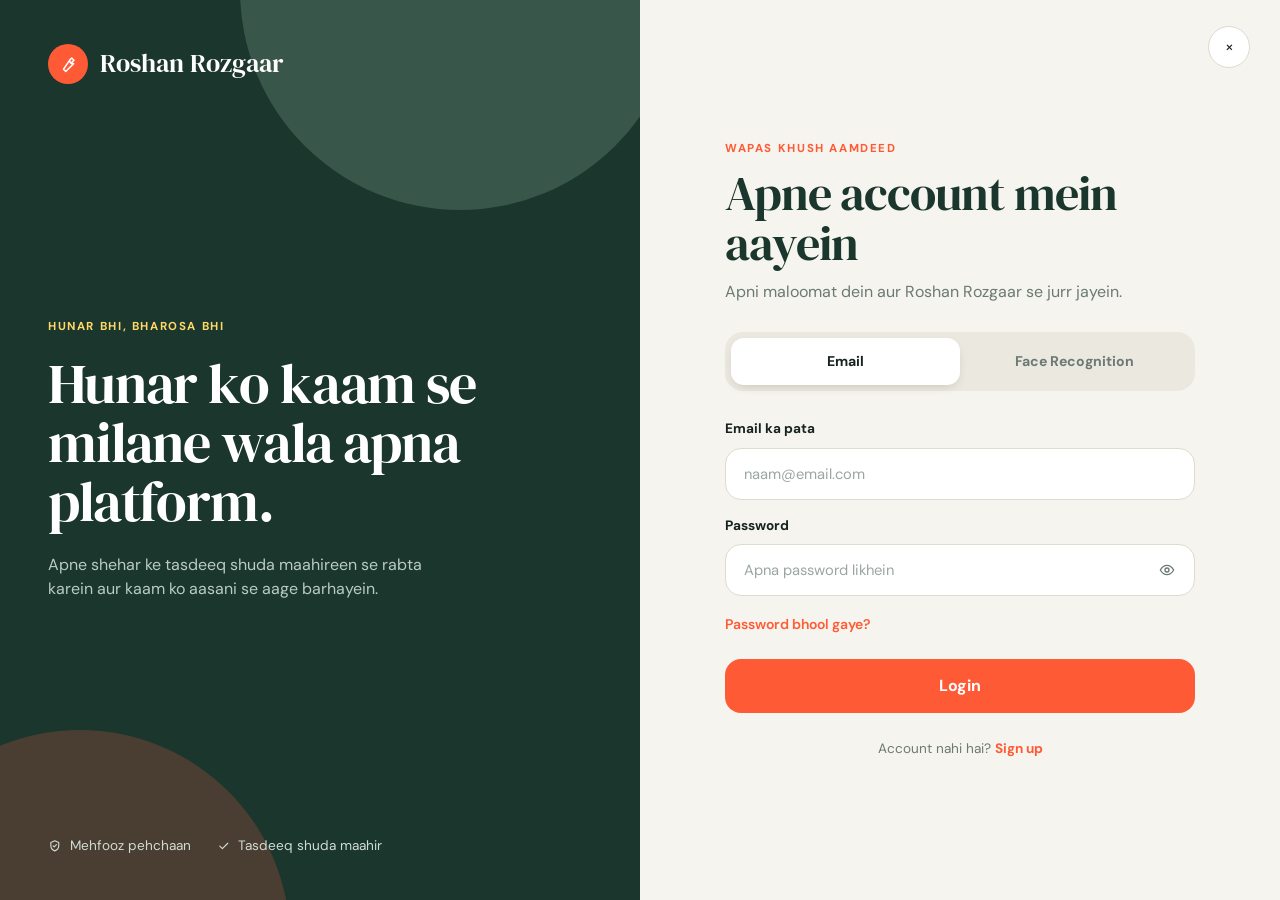
<file: login.html>
<!DOCTYPE html>
<html lang="en">
<head>
<meta charset="UTF-8">
<meta name="viewport" content="width=device-width, initial-scale=1">
<title>Apne account mein aayein – Roshan Rozgaar</title>
<link rel="preconnect" href="https://fonts.googleapis.com">
<link rel="preconnect" href="https://fonts.gstatic.com" crossorigin>
<link href="https://fonts.googleapis.com/css2?family=DM+Sans:wght@400;500;600;700&family=DM+Serif+Display&display=swap" rel="stylesheet">
<!-- Same stylesheet as the signup page -->
<link rel="stylesheet" href="signup.css">
<style>
  /* Only the new "Password bhool gaye?" link needs extra styling */
  .forgot{display:inline-block;margin:2px 0 18px;color:#ff5b35;font-weight:600;font-size:14px;text-decoration:none}
  .forgot:hover{text-decoration:underline}
  .forgot:focus-visible{outline:2px solid #ff5b35;outline-offset:3px;border-radius:4px}
</style>
</head>
<body>
<svg width="0" height="0" style="position:absolute" aria-hidden="true">
  <symbol id="i-tool" viewBox="0 0 24 24"><path d="M14.5 6.5a4 4 0 0 0 5 5L9 22l-3-3zM14.5 6.5 17 4l3 3-2.5 2.5"/></symbol>
  <symbol id="i-x" viewBox="0 0 24 24"><path d="M6 6l12 12M18 6 6 18"/></symbol>
  <symbol id="i-shield" viewBox="0 0 24 24"><path d="M12 3 5 6v6c0 4.5 3 7.5 7 9 4-1.5 7-4.5 7-9V6z"/><path d="m9 12 2 2 4-4"/></symbol>
  <symbol id="i-check" viewBox="0 0 24 24"><path d="m5 12.5 4.5 4.5L19 7.5"/></symbol>
  <symbol id="i-eye" viewBox="0 0 24 24"><path d="M2 12s4-7 10-7 10 7 10 7-4 7-10 7S2 12 2 12z"/><circle cx="12" cy="12" r="3"/></symbol>
  <symbol id="i-eyeoff" viewBox="0 0 24 24"><path d="M3 3l18 18M10.6 6.2A9 9 0 0 1 12 5c6 0 10 7 10 7a17 17 0 0 1-3 3.6M6.4 6.9C3.7 8.7 2 12 2 12s4 7 10 7c1.5 0 2.900-.4 4-1"/></symbol>
  <symbol id="i-sun" viewBox="0 0 24 24"><circle cx="12" cy="12" r="4"/><path d="M12 2v3m0 14v3M2 12h3m14 0h3M5 5l2 2m10 10 2 2M19 5l-2 2M7 17l-2 2"/></symbol>
  <symbol id="i-glasses" viewBox="0 0 24 24"><circle cx="6" cy="14" r="3.500"/><circle cx="18" cy="14" r="3.500"/><path d="M9.500 14h5M2.500 14 4 7m17.500 7L20 7"/></symbol>
  <symbol id="i-face" viewBox="0 0 24 24"><circle cx="12" cy="12" r="9"/><path d="M9 10v1m6-1v1M9 15c1.500 1.500 4.500 1.500 6 0"/></symbol>
  <symbol id="i-arms" viewBox="0 0 24 24"><path d="M3 12h18M7 8l-4 4 4 4M17 8l4 4-4 4"/></symbol>
</svg>

<div class="page">
  <aside class="side">
    <a href="index.html" class="logo"><i><svg><use href="#i-tool"/></svg></i>Roshan Rozgaar</a>
    <div class="pitch">
      <div class="eyebrow">HUNAR BHI, BHAROSA BHI</div>
      <h2>Hunar ko kaam se milane wala apna platform.</h2>
      <p>Apne shehar ke tasdeeq shuda maahireen se rabta karein aur kaam ko aasani se aage barhayein.</p>
    </div>
    <div class="trustline"><span><svg><use href="#i-shield"/></svg>Mehfooz pehchaan</span><span><svg><use href="#i-check"/></svg>Tasdeeq shuda maahir</span></div>
  </aside>

  <main class="main">

    <a href="./index.html" class="close" aria-label="Go to homepage">&times;</a>

    <div class="box">
      <div class="kicker">WAPAS KHUSH AAMDEED</div>
      <h1>Apne account mein aayein</h1>
      <p class="sub">Apni maloomat dein aur Roshan Rozgaar se jurr jayein.</p>

      <div class="tabs" id="tabs" data-on="email" role="tablist">
        <button class="tab" role="tab" id="tEmail" aria-selected="true">Email</button>
        <button class="tab" role="tab" id="tFace" aria-selected="false">Face Recognition</button>
      </div>

      <!-- EMAIL LOGIN -->
      <form class="panel" id="pEmail" novalidate>
        <div class="field" id="fMail"><label for="mail">Email ka pata</label>
          <div class="inp"><input id="mail" type="email" inputmode="email" autocomplete="email" placeholder="naam@email.com"><svg class="st"><use href="#i-check"/></svg></div>
          <div class="err"></div></div>
        <div class="field" id="fPass"><label for="pass">Password</label>
          <div class="inp"><input id="pass" type="password" autocomplete="current-password" placeholder="Apna password likhein">
            <button type="button" class="eye" id="eye" aria-label="Password dikhayein"><svg><use href="#i-eye"/></svg></button></div>
          <div class="err"></div></div>
        <a href="#" class="forgot" id="forgot">Password bhool gaye?</a>
        <button class="btn btn-coral" id="go" type="submit">Login</button>
        <p class="login">Account nahi hai? <a href="signup.html" id="su">Sign up</a></p>
      </form>

      <!-- FACE LOGIN -->
      <section class="panel" id="pFace" hidden>
        <div class="card">
          <div class="stage" id="stage">
            <div class="ring"><video id="vid" playsinline muted></video><div class="core"><svg><use href="#i-shield"/></svg></div>
              <div class="avatar"><svg viewBox="0 0 100 100"><circle cx="50" cy="40" r="17"/><path d="M18 100c0-22 14-32 32-32s32 10 32 32z"/></svg></div></div>
            <svg class="prog" viewBox="0 0 200 200"><circle cx="100" cy="100" r="100"/></svg>
            <span class="br a"></span><span class="br b"></span><span class="br c"></span><span class="br d"></span>
            <span class="sweep"></span><div class="done"><svg><use href="#i-check"/></svg></div>
          </div>
          <h3 id="fTitle">Apna chehra frame ke darmiyan rakhein</h3>
          <p class="status" id="fStatus">Camera ki ijazat dein. Aapki tasveer sirf pehchaan ki tasdeeq ke liye istemal hogi.</p>
          <div class="steps" id="steps" aria-hidden="true"><b></b><b></b><b></b></div>
          <div class="tips" id="tips">
            <div class="tip"><i><svg><use href="#i-sun"/></svg></i>Roshni aapke samne se ho</div>
            <div class="tip"><i><svg><use href="#i-glasses"/></svg></i>Chashma ya topi utar dein</div>
            <div class="tip"><i><svg><use href="#i-face"/></svg></i>Seedha camera mein dekhein</div>
            <div class="tip"><i><svg><use href="#i-arms"/></svg></i>Mobile bazu ki doori par rakhein</div>
          </div>
          <button class="btn btn-dark" id="scan">Chehre se login karein</button>
          <button class="btn btn-ghost" id="demo">Scan kaise hota hai? Demo dekhein</button>
        </div>
        <p class="login">Account nahi hai? <a href="signup.html" class="su2">Sign up</a></p>
      </section>
    </div>
  </main>
</div>
<div class="toast" id="toast" role="status"><svg><use href="#i-check"/></svg><span></span></div>

<script>
const $=s=>document.querySelector(s),sleep=ms=>new Promise(r=>setTimeout(r,ms));
let stream=null,busy=false;
function toast(m){const t=$('#toast');t.querySelector('span').textContent=m;t.classList.add('on');clearTimeout(toast.h);toast.h=setTimeout(()=>t.classList.remove('on'),3000)}

/* tabs (face login is open from the start, no lock) */
function tab(w){
  if(w==='email'&&stream){stopCam()}
  $('#tabs').dataset.on=w;$('#tEmail').setAttribute('aria-selected',w==='email');$('#tFace').setAttribute('aria-selected',w==='face');
  $('#pEmail').hidden=w!=='email';$('#pFace').hidden=w!=='face';
}
$('#tEmail').onclick=()=>tab('email');$('#tFace').onclick=()=>tab('face');

/* validation */
const rules={
 mail:v=>{if(!v.trim())return 'Email ka pata likhein.';if(!/^[^\s@]+@[^\s@]+\.[^\s@]{2,}$/.test(v.trim()))return 'Yeh email durust nahi lagta. Misal: naam@email.com';
   const t={'gmial.com':'gmail.com','gmai.com':'gmail.com','gmail.co':'gmail.com','yaho.com':'yahoo.com','hotmial.com':'hotmail.com'}[v.split('@')[1].toLowerCase()];
   return t?`Kya aap ${t} kehna chahte hain?`:''},
 pass:v=>!v?'Apna password likhein.':''
};
const ids={mail:'fMail',pass:'fPass'};
function check(k,show=true){
  const el=$('#'+k),f=$('#'+ids[k]),m=rules[k](el.value);
  if(show){f.classList.toggle('bad',!!m);f.classList.toggle('good',!m&&!!el.value);f.querySelector('.err').textContent=m}
  return !m;
}
Object.keys(rules).forEach(k=>{const el=$('#'+k);
  el.addEventListener('blur',()=>el.value&&check(k));
  el.addEventListener('input',()=>{if($('#'+ids[k]).classList.contains('bad')||$('#'+ids[k]).classList.contains('good'))check(k)})});
$('#eye').onclick=()=>{const p=$('#pass'),h=p.type==='password';p.type=h?'text':'password';$('#eye use').setAttribute('href',h?'#i-eyeoff':'#i-eye');$('#eye').setAttribute('aria-label',h?'Password chupayein':'Password dikhayein')};

/* email login */
$('#pEmail').addEventListener('submit',async e=>{
  e.preventDefault();
  const bad=Object.keys(rules).filter(k=>!check(k));
  if(bad.length){$('#'+bad[0]).focus();return}
  const b=$('#go');b.classList.add('load');b.firstChild.textContent='Login ho raha hai';
  await sleep(1200);                         /* TODO: replace with your real login request */
  b.classList.remove('load');b.firstChild.textContent='Login';
  toast('Khush aamdeed! Login ho gaya.');
  setTimeout(()=>location.href='index.html',900);
});
$('#forgot').onclick=e=>{e.preventDefault();toast('Password reset page jald shuru hoga')};

/* face login */
const stage=$('#stage'),status=$('#fStatus'),dots=[...document.querySelectorAll('#steps b')];
const setP=p=>$('.prog').style.strokeDashoffset=628*(1-p);
function stopCam(){if(stream){stream.getTracks().forEach(t=>t.stop());stream=null}stage.classList.remove('live')}
function reset(){stage.className='stage';setP(0);dots.forEach(d=>d.className='');$('#tips').style.display='';$('#fTitle').textContent='Apna chehra frame ke darmiyan rakhein';
  status.textContent='Camera ki ijazat dein. Aapki tasveer sirf pehchaan ki tasdeeq ke liye istemal hogi.';}
const SEQ=[['Seedha camera mein dekhein. Chehra frame ke andar rakhein.',2000],['Aahista se apna sar dayein taraf ghumayein.',2200],['Ab aahista se bayein taraf ghumayein.',2200]];
async function sequence(){
  stage.classList.add('scan');$('#tips').style.display='none';
  for(let i=0;i<SEQ.length;i++){
    dots.forEach((d,j)=>d.className=j<i?'dn':j===i?'on':'');status.textContent=SEQ[i][0];
    const steps=10;for(let s=1;s<=steps;s++){await sleep(SEQ[i][1]/steps);setP((i+s/steps)/SEQ.length)}
  }
  dots.forEach(d=>d.className='dn');stage.classList.remove('scan','live','demo');stage.classList.add('ok');
  stopCam();
}
async function runDemo(){
  if(busy)return;busy=true;reset();stage.classList.add('demo');
  const cap=['1. Chehra frame ke andar laayein.','2. Seedha dekhein, hilein nahi.','3. Phir aahista dayein aur bayein ghoomein.'];
  for(let i=0;i<3;i++){dots.forEach((d,j)=>d.className=j<i?'dn':j===i?'on':'');status.textContent=cap[i];await sleep(2300)}
  reset();status.textContent='Tayyar hain? "Chehre se login karein" dabayein.';busy=false;
}
$('#demo').onclick=runDemo;
$('#scan').onclick=async()=>{
  const b=$('#scan');
  if(b.dataset.done){location.href='index.html';return}
  if(busy)return;busy=true;reset();b.classList.add('load');status.textContent='Camera khul raha hai… ijazat dein.';
  try{stream=await navigator.mediaDevices.getUserMedia({video:{facingMode:'user'},audio:false});$('#vid').srcObject=stream;await $('#vid').play();stage.classList.add('live')}
  catch(err){stage.classList.add('demo');toast('Camera ki ijazat nahi mili — demo scan chal raha hai')}
  b.classList.remove('load');b.disabled=true;b.style.opacity=.6;
  await sequence();                          /* TODO: send the captured frames to your face-matching service */
  $('#fTitle').textContent='Chehra pehchan liya gaya. Khush aamdeed!';
  status.textContent='Aap kamyabi se login ho gaye hain.';
  b.disabled=false;b.style.opacity=1;b.textContent='Aage barhein';b.dataset.done=1;$('#demo').style.display='none';busy=false;
};
</script>
</body>
</html>
</file>
<file: signup.css>
:root{--green:#1A362D;--green-2:#27493d;--mint:#D5EBD0;--cream:#F6F4EE;--coral:#FF5A36;--sun:#FFD966;--ink:#17231f;--muted:#6b7a74;--line:#dedbd1;--bad:#d93a1c;--ok:#2fb26b;
--serif:'DM Serif Display',Georgia,serif;--sans:'DM Sans',system-ui,sans-serif}
*{margin:0;padding:0;box-sizing:border-box}
body{font-family:var(--sans);background:var(--cream);color:var(--ink);line-height:1.5;-webkit-font-smoothing:antialiased}
h1,h2,h3{font-family:var(--serif);font-weight:400;color:var(--green);letter-spacing:-.02em;line-height:1.05}
a{color:inherit;text-decoration:none}button{font:inherit;cursor:pointer;border:0;background:none;color:inherit}
:focus-visible{outline:3px solid var(--coral);outline-offset:3px;border-radius:10px}
svg{width:1em;height:1em;stroke:currentColor;fill:none;stroke-width:2;stroke-linecap:round;stroke-linejoin:round;flex:none}
.page{display:grid;grid-template-columns:1fr 1fr;min-height:100vh}

/* LEFT */
.side{background:var(--green);color:#fff;position:sticky;top:0;height:100vh;overflow:hidden;padding:44px 48px;display:flex;flex-direction:column}
.side::before,.side::after{content:"";position:absolute;border-radius:50%;z-index:0}
.side::before{width:440px;height:440px;background:#38564a;top:-230px;right:-40px;animation:drift 14s ease-in-out infinite}
.side::after{width:420px;height:420px;background:#4a3d31;bottom:-250px;left:-130px;animation:drift 18s -6s ease-in-out infinite reverse}
@keyframes drift{50%{transform:translate(-22px,18px) scale(1.05)}}
.side>*{position:relative;z-index:1}
.logo{display:flex;align-items:center;gap:12px;font-family:var(--serif);font-size:1.65rem}
.logo i{width:40px;height:40px;border-radius:50%;background:var(--coral);display:grid;place-items:center;font-size:18px;transition:transform .4s}
.logo:hover i{transform:rotate(-30deg)}
.pitch{margin:auto 0}
.eyebrow{font-size:.72rem;font-weight:700;letter-spacing:.14em;color:var(--sun);margin-bottom:18px}
.pitch h2{color:#fff;font-size:clamp(2.6rem,4.4vw,3.8rem);margin-bottom:22px;max-width:9.5em}
.pitch p{color:#b9cbc3;max-width:26em}
.trustline{display:flex;gap:26px;font-size:.85rem;color:#cfdcd6;flex-wrap:wrap}
.trustline span{display:flex;gap:8px;align-items:center}

/* RIGHT */
.main{position:relative;display:flex;justify-content:center;padding:56px 32px}
.close{position:absolute;top:26px;right:30px;width:42px;height:42px;border-radius:50%;background:#fff;border:1px solid var(--line);display:grid;place-items:center;transition:.2s}
.close:hover{background:var(--coral);color:#fff;border-color:var(--coral);transform:rotate(90deg)}
.box{width:100%;max-width:470px;margin:auto 0}
.kicker{font-size:.72rem;font-weight:700;letter-spacing:.14em;color:var(--coral);margin-bottom:10px}
.box h1{font-size:clamp(2.3rem,4vw,3rem);margin-bottom:12px}
.sub{color:var(--muted);margin-bottom:28px}
.tabs{position:relative;display:grid;grid-template-columns:1fr 1fr;background:#ebe8df;border-radius:18px;padding:6px;margin-bottom:28px}
.tabs::before{content:"";position:absolute;top:6px;bottom:6px;left:6px;width:calc(50% - 6px);background:#fff;border-radius:13px;box-shadow:0 4px 12px -4px rgba(0,0,0,.18);transition:transform .35s cubic-bezier(.3,.9,.3,1)}
.tabs[data-on=face]::before{transform:translateX(100%)}
.tab{position:relative;padding:13px;font-weight:700;font-size:.88rem;color:var(--muted);display:flex;justify-content:center;align-items:center;gap:8px;transition:color .2s}
.tab[aria-selected=true]{color:var(--ink)}
.tab.shake{animation:shake .4s}
@keyframes shake{25%{transform:translateX(-5px)}75%{transform:translateX(5px)}}
.panel[hidden]{display:none}
.panel{animation:fade .4s}
@keyframes fade{from{opacity:0;transform:translateY(8px)}}

/* FORM */
.field{margin-bottom:16px}
.field label{display:block;font-weight:700;font-size:.85rem;margin-bottom:8px}
.inp{position:relative}
.inp input{width:100%;height:52px;border:1px solid var(--line);border-radius:16px;background:#fff;padding:0 48px 0 18px;font:inherit;font-size:.92rem;color:var(--ink);transition:.2s}
.inp input::placeholder{color:#9aa6a1}
.inp input:focus{outline:0;border-color:var(--green);box-shadow:0 0 0 4px rgba(26,54,45,.1)}
.field.bad input{border-color:var(--bad);box-shadow:0 0 0 4px rgba(217,58,28,.08)}
.field.good input{border-color:var(--ok)}
.inp .st{position:absolute;right:16px;top:50%;transform:translateY(-50%);font-size:18px;display:none}
.field.good .st{display:block;color:var(--ok)}
.eye{position:absolute;right:10px;top:50%;transform:translateY(-50%);width:36px;height:36px;display:grid;place-items:center;color:var(--muted);border-radius:50%}
.eye:hover{color:var(--ink);background:var(--cream)}
.err{font-size:.78rem;color:var(--bad);margin-top:6px;min-height:0;display:none}
.field.bad .err{display:block;animation:fade .25s}
.meter{display:flex;gap:5px;margin-top:10px;align-items:center}
.meter i{flex:1;height:4px;border-radius:9px;background:#e4e1d8;transition:.3s}
.meter small{font-size:.74rem;color:var(--muted);min-width:70px;text-align:right;font-weight:600}
.meter[data-s="1"] i:nth-child(-n+1){background:var(--bad)}
.meter[data-s="2"] i:nth-child(-n+2){background:#f0a02b}
.meter[data-s="3"] i:nth-child(-n+3){background:#9ac84a}
.meter[data-s="4"] i{background:var(--ok)}
.btn{width:100%;height:54px;border-radius:16px;font-weight:700;display:flex;align-items:center;justify-content:center;gap:10px;transition:.25s;position:relative}
.btn-coral{background:var(--coral);color:#fff;margin-top:6px}
.btn-coral:hover{background:#e84521;transform:translateY(-2px);box-shadow:0 12px 22px -10px rgba(255,90,54,.8)}
.btn-dark{background:var(--green);color:#fff}
.btn-dark:hover{background:var(--green-2);transform:translateY(-2px)}
.btn-ghost{background:none;color:var(--muted);height:44px;font-size:.85rem;font-weight:600;text-decoration:underline;text-underline-offset:3px;margin-top:6px}
.btn.load{pointer-events:none;opacity:.85}
.btn.load::after{content:"";width:18px;height:18px;border:3px solid rgba(255,255,255,.4);border-top-color:#fff;border-radius:50%;animation:spin .7s linear infinite}
@keyframes spin{to{transform:rotate(360deg)}}
.login{text-align:center;font-size:.85rem;color:var(--muted);margin-top:26px}
.login a{color:var(--coral);font-weight:700}

/* FACE */
.card{background:#fff;border:1px solid var(--line);border-radius:28px;padding:30px 26px 24px;text-align:center}
.stage{position:relative;width:188px;height:188px;margin:0 auto 22px}
.ring{position:absolute;inset:0;border-radius:50%;background:#eaf3e6;border:1px dashed #b9d4b4;overflow:hidden;display:grid;place-items:center}
.ring video{position:absolute;inset:0;width:100%;height:100%;object-fit:cover;transform:scaleX(-1);display:none}
.stage.live video{display:block}
.stage.live .ring{background:#000;border-style:solid}
.core{width:70px;height:70px;border-radius:50%;background:#fff;display:grid;place-items:center;font-size:30px;color:var(--green)}
.stage.live .core{display:none}
.avatar{position:absolute;inset:0;display:none}
.stage.demo .avatar{display:block}.stage.demo .core{display:none}
.avatar svg{width:100%;height:100%;stroke:none;fill:var(--green);animation:slide 4.5s ease-in-out infinite}
@keyframes slide{0%{transform:translate(52px,24px) scale(.6);opacity:.4}45%,80%{transform:translate(0,0) scale(1);opacity:1}100%{transform:translate(0,0) scale(1);opacity:1}}
.br{position:absolute;width:30px;height:30px;border:2px solid var(--coral);transition:border-color .3s}
.br.a{top:14px;left:14px;border-right:0;border-bottom:0}.br.b{top:14px;right:14px;border-left:0;border-bottom:0}
.br.c{bottom:14px;left:14px;border-right:0;border-top:0}.br.d{bottom:14px;right:14px;border-left:0;border-top:0}
.stage.ok .br{border-color:var(--ok)}
.sweep{position:absolute;left:12%;right:12%;height:3px;border-radius:3px;background:linear-gradient(90deg,transparent,var(--coral),transparent);top:15%;opacity:0;box-shadow:0 0 14px var(--coral)}
.stage.scan .sweep{opacity:1;animation:sweep 1.8s ease-in-out infinite}
@keyframes sweep{50%{top:82%}}
.prog{position:absolute;inset:-10px;width:calc(100% + 20px);height:calc(100% + 20px);transform:rotate(-90deg);stroke:var(--ok);stroke-width:4;fill:none;stroke-dasharray:628;stroke-dashoffset:628;opacity:0;transition:stroke-dashoffset .5s}
.stage.scan .prog,.stage.ok .prog{opacity:1}
.stage .done{position:absolute;inset:0;border-radius:50%;background:rgba(47,178,107,.92);color:#fff;display:none;place-items:center;font-size:64px;animation:pop .5s cubic-bezier(.2,.9,.3,1.4)}
.stage.ok .done{display:grid}
@keyframes pop{from{transform:scale(.3);opacity:0}}
.card h3{font-size:1.45rem;margin-bottom:8px}
.status{color:var(--muted);font-size:.86rem;max-width:25em;margin:0 auto 20px;min-height:2.6em}
.tips{display:grid;grid-template-columns:1fr 1fr;gap:10px;margin:0 0 22px;text-align:left}
.tip{display:flex;gap:11px;align-items:center;background:var(--cream);border-radius:16px;padding:11px 12px;font-size:.76rem;font-weight:600;line-height:1.3;color:var(--green)}
.tip i{width:36px;height:36px;border-radius:12px;background:#fff;display:grid;place-items:center;font-size:19px;color:var(--coral);flex:none}
.tip:nth-child(1) i svg{animation:spin 8s linear infinite}
.tip:nth-child(4) i svg{animation:breathe 2s ease-in-out infinite}
@keyframes breathe{50%{transform:scale(1.25)}}
.steps{display:flex;justify-content:center;gap:8px;margin-bottom:18px}
.steps b{width:8px;height:8px;border-radius:50%;background:var(--line);transition:.3s}
.steps b.on{background:var(--coral);width:22px;border-radius:9px}
.steps b.dn{background:var(--ok)}
.locked{background:var(--mint);color:var(--green);border-radius:14px;padding:11px 14px;font-size:.82rem;font-weight:600;margin-bottom:16px;display:flex;gap:10px;align-items:center}
.toast{position:fixed;left:50%;bottom:26px;transform:translate(-50%,120px);background:var(--green);color:#fff;padding:14px 24px;border-radius:99px;font-weight:600;font-size:.88rem;z-index:99;transition:transform .45s cubic-bezier(.2,.9,.3,1.2);display:flex;gap:10px;align-items:center;max-width:calc(100% - 32px)}
.toast.on{transform:translate(-50%,0)}.toast svg{color:var(--sun)}

@media(max-width:900px){
 .page{grid-template-columns:1fr}
 .side{position:relative;height:auto;padding:26px 24px 30px}
 .pitch{margin:34px 0 26px}.pitch h2{font-size:2.3rem}.trustline{display:none}
 .main{padding:34px 20px 60px}.close{top:14px;right:16px;background:rgba(255,255,255,.9)}
}
@media(max-width:420px){.tips{grid-template-columns:1fr}}
@media(prefers-reduced-motion:reduce){*{animation:none!important;transition:none!important}}
</file>
